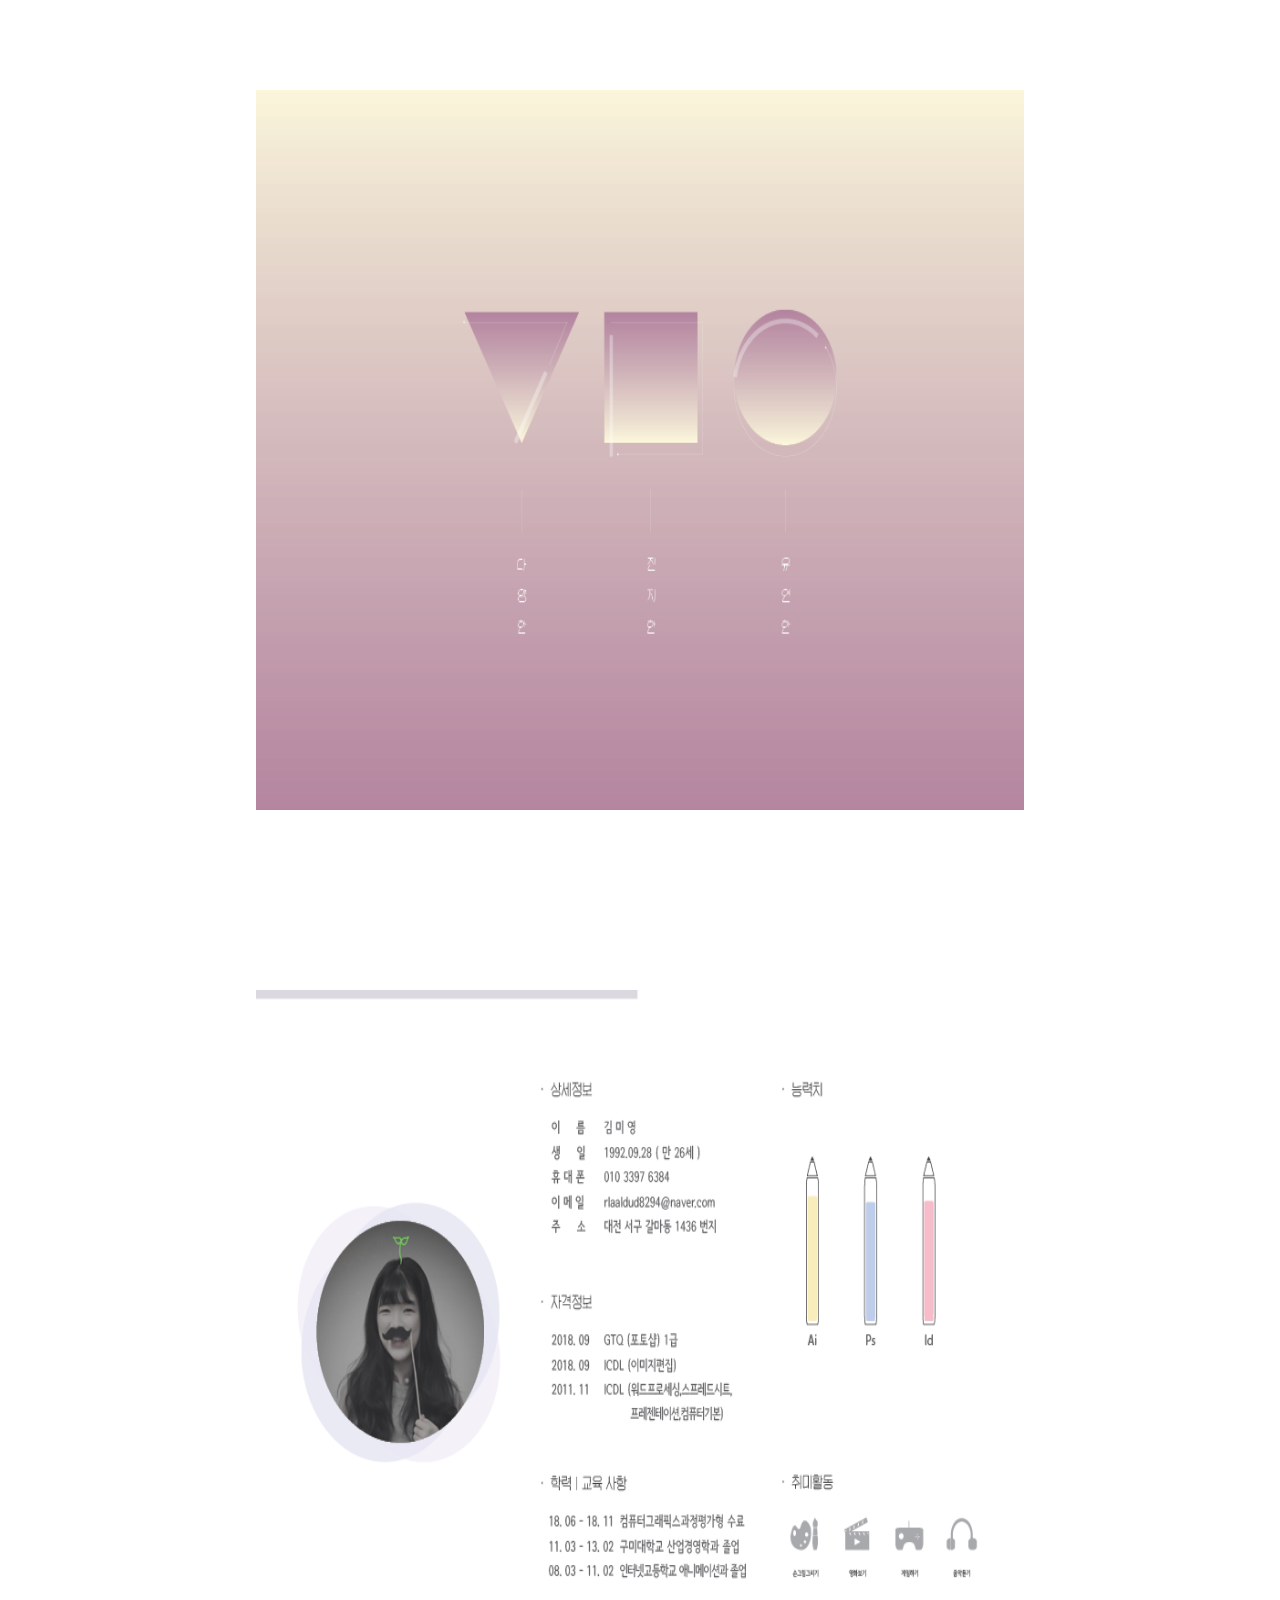
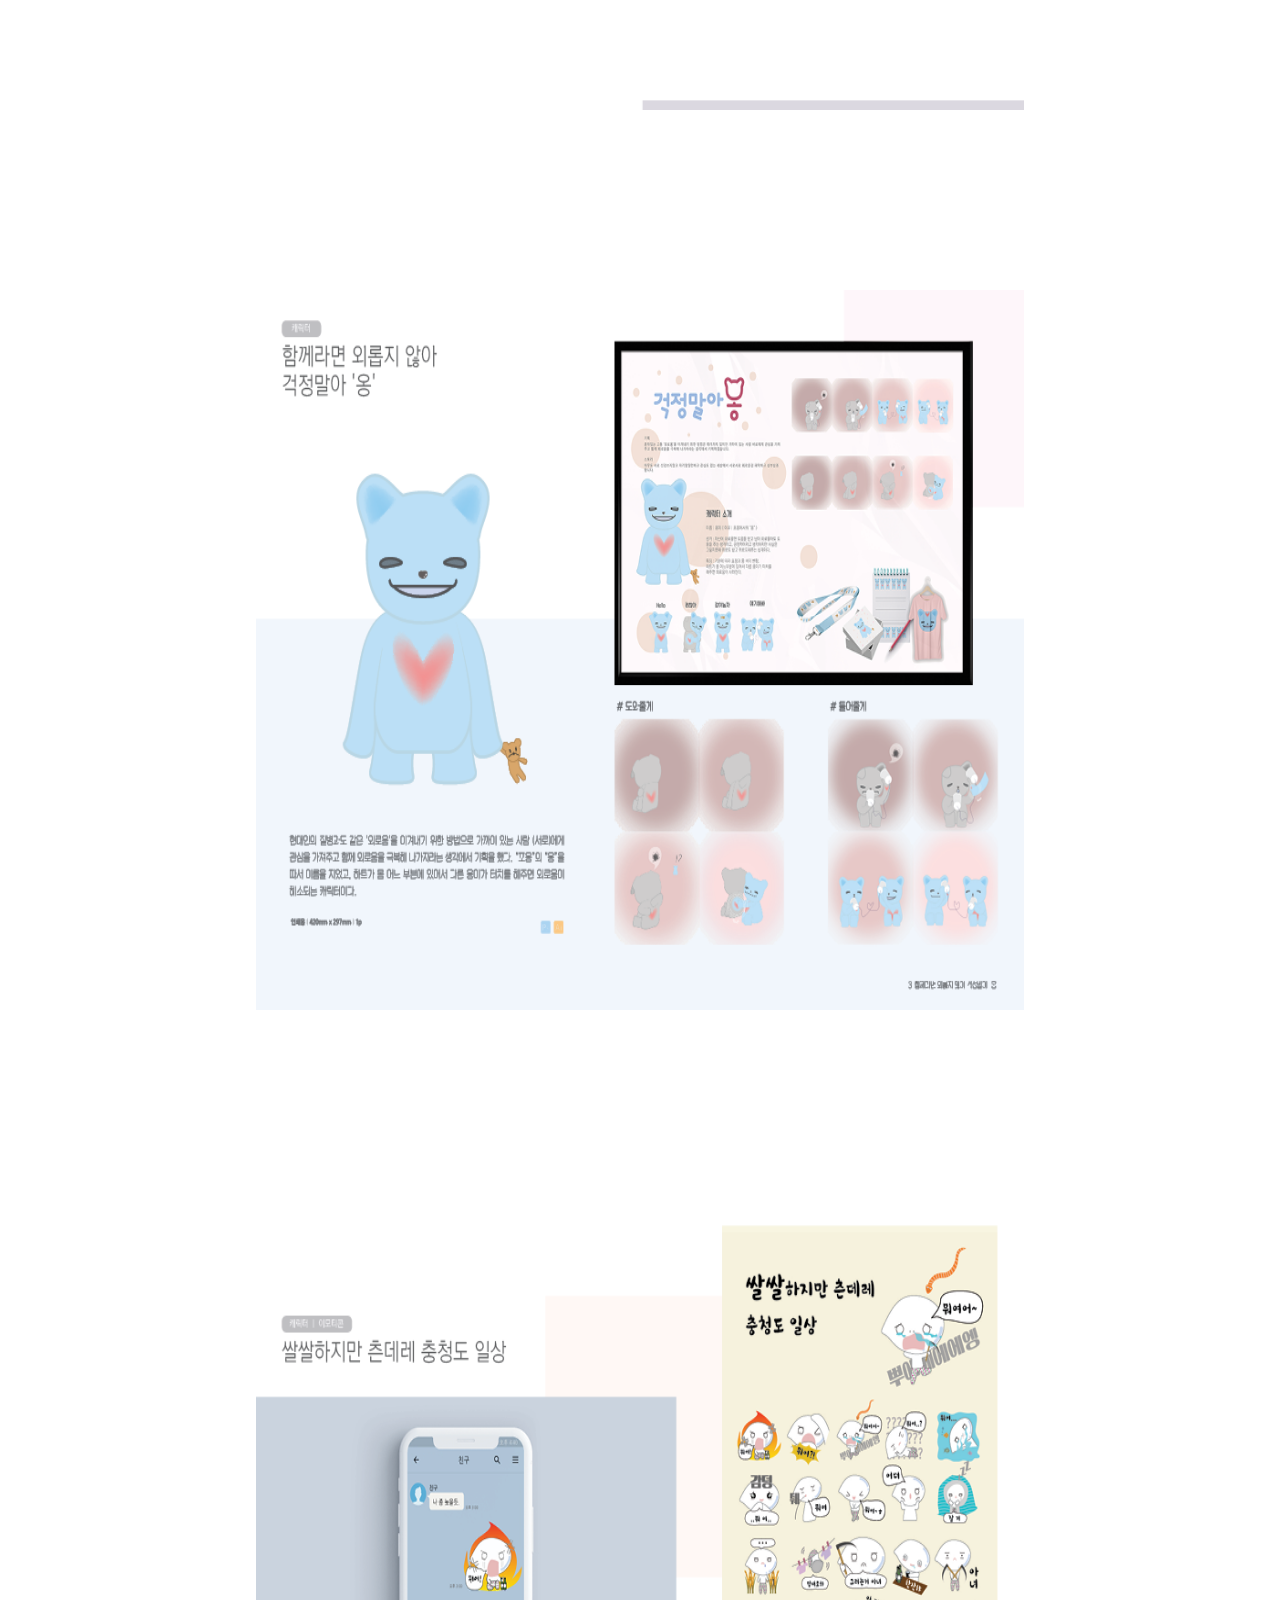
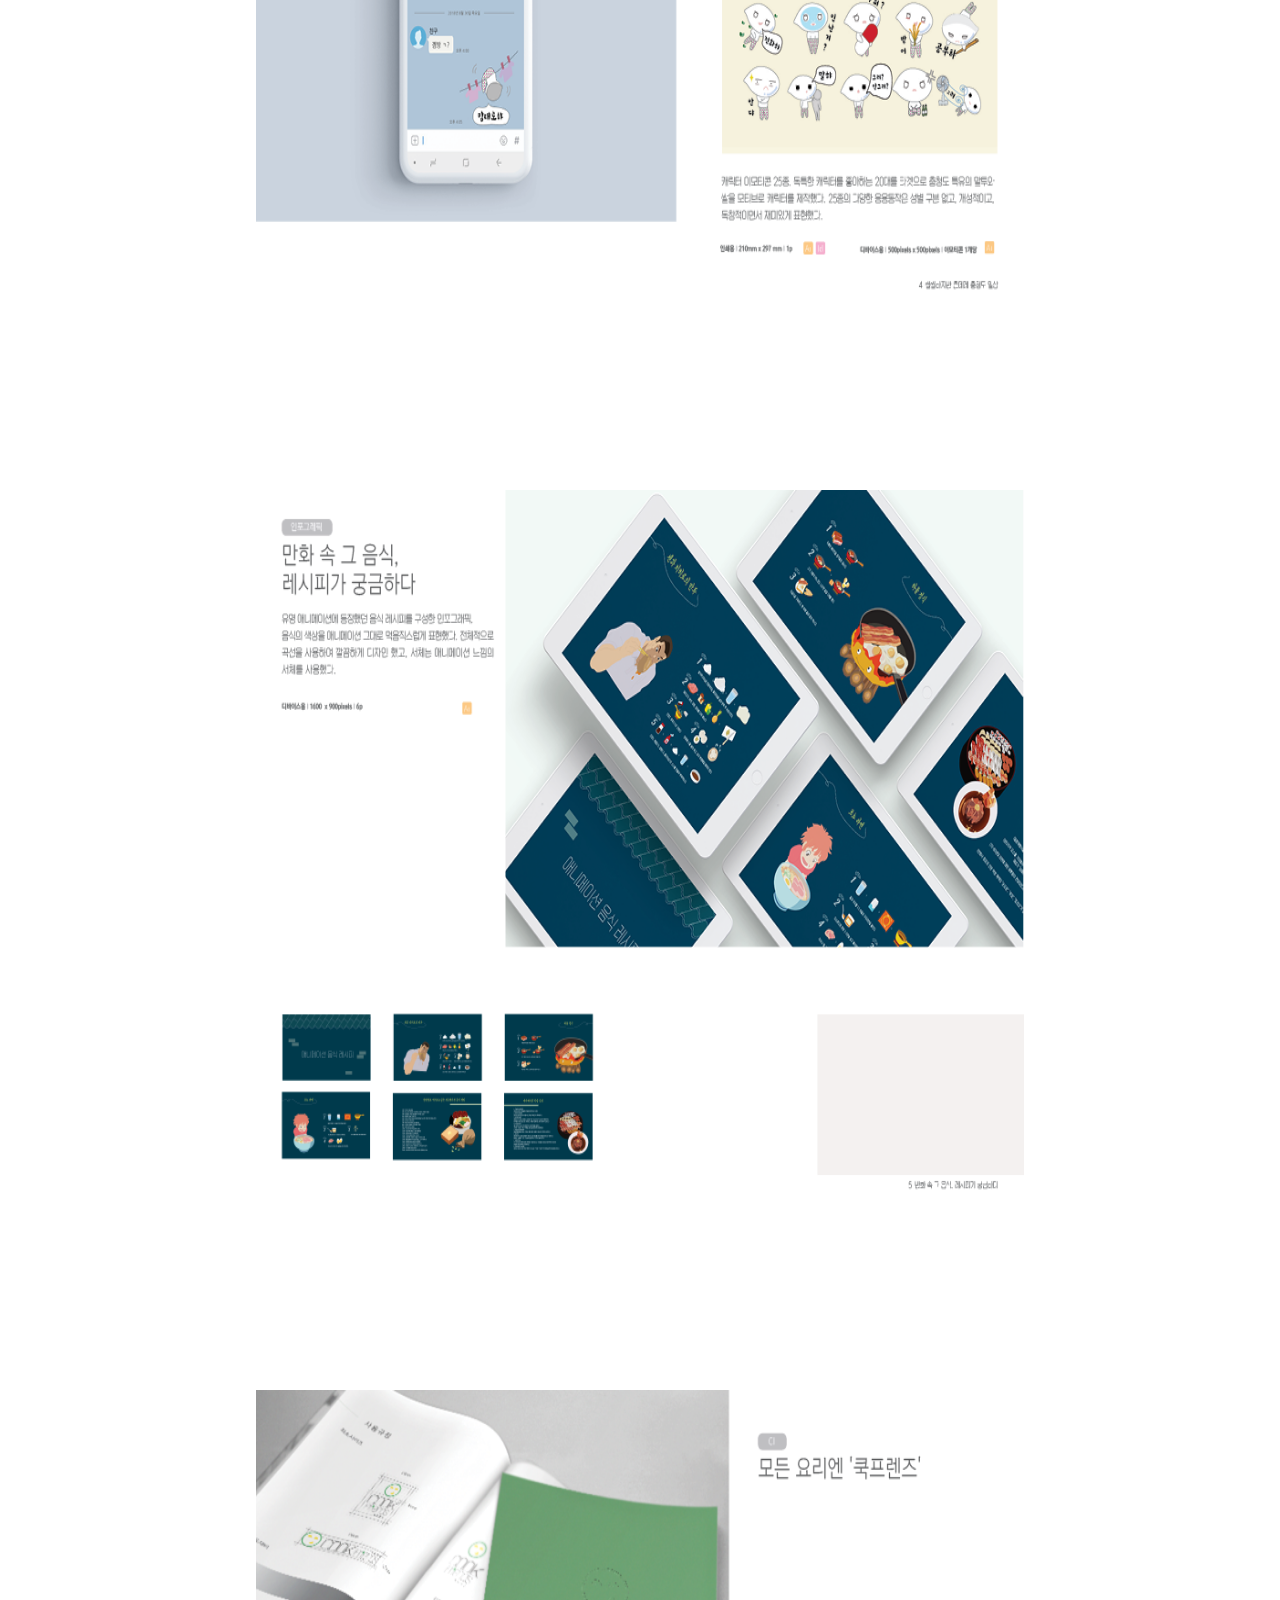
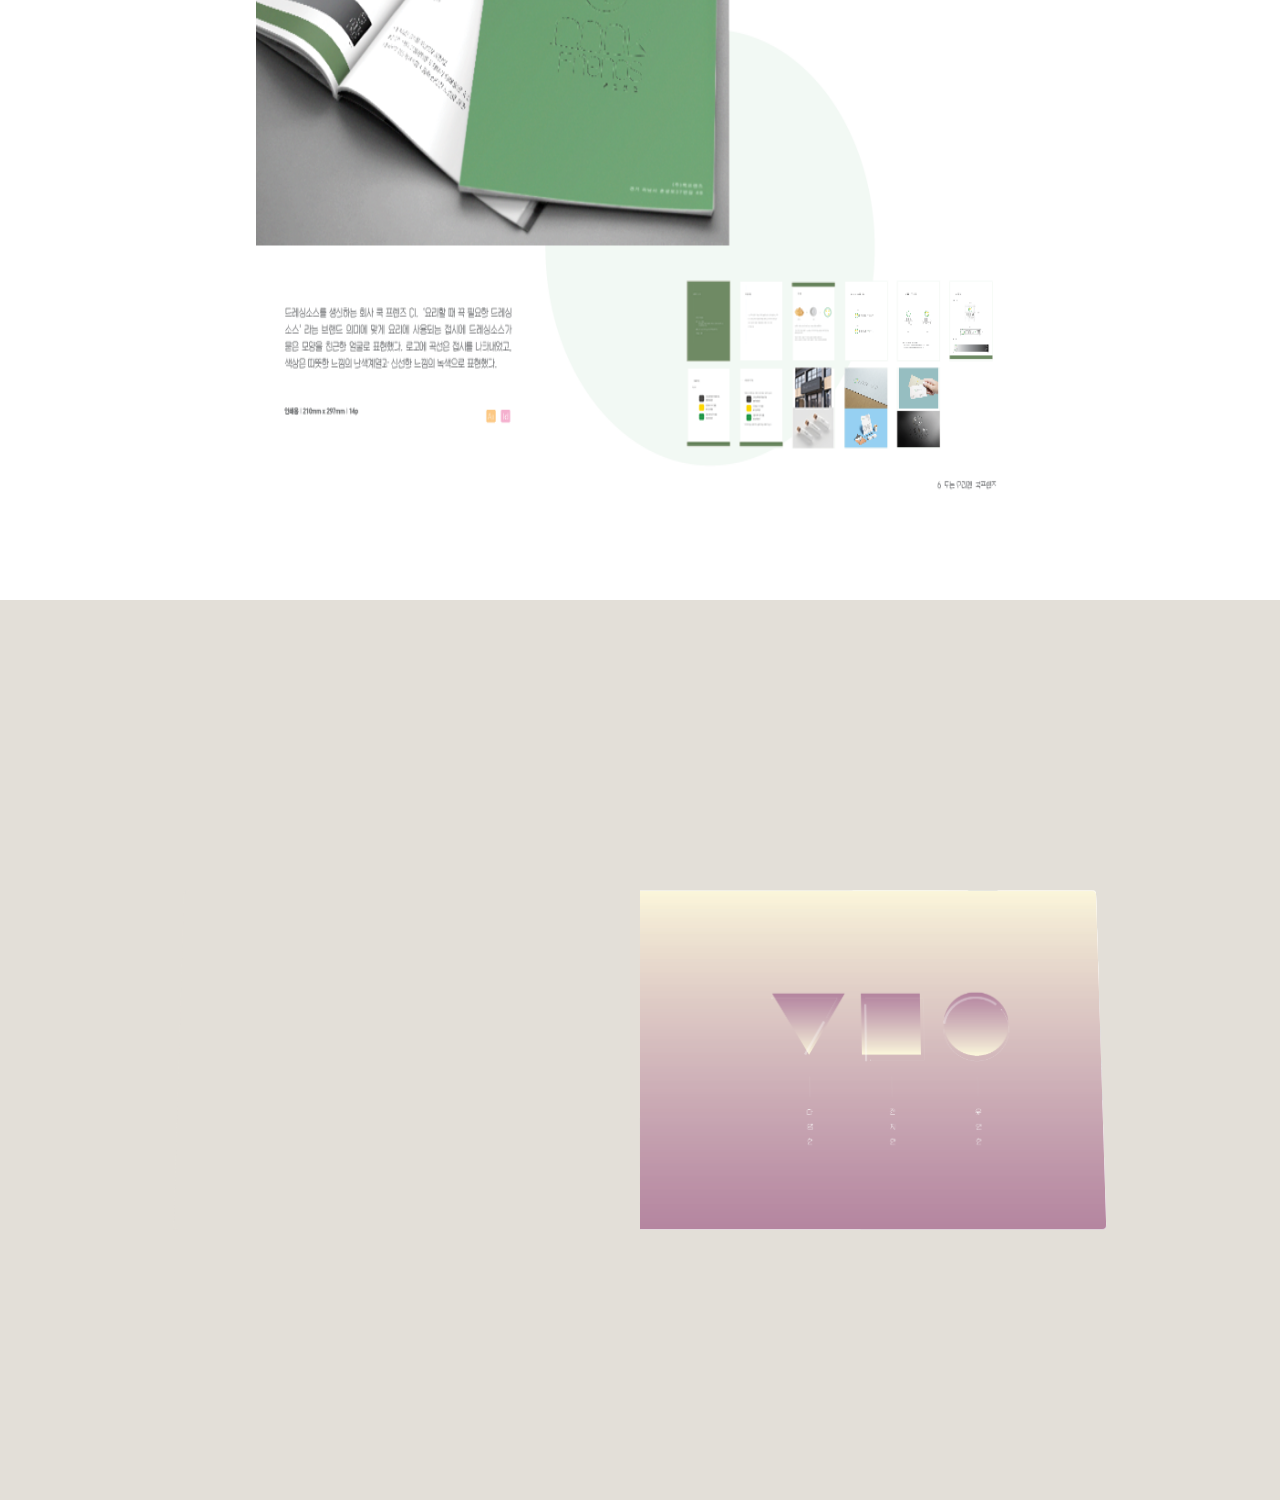
<file: index.html>
<!DOCTYPE html>
<html lang="ko">
<head>
    <meta charset="UTF-8">
    <title>Portfolio Web Book</title>
    <link href="https://fonts.googleapis.com/css?family=Noto+Sans+KR" rel="stylesheet">
    <style>
    * { margin: 0;padding: 0; }
    body, html { width: 100%; height: 100%;}
    ul { list-style: none; }
    a{ text-decoration: none; }
    body { font-family: 'Noto Sans KR', sans-serif; }
    .title{ color:darkgrey; text-indent: 60px; padding-top: 36px; 
        display:none; }
    .page { width: 100%; height: 100%; background-size:cover; 
        background-size: 60% 80%;
        background-repeat: no-repeat; background-position: center center;
        }
        #page1 {background-image: url("./image/intro.png")}
        #page2 {background-image: url("./image/%EA%B9%80%EB%AF%B8%EC%98%812.png")}
        #page3 {background-image: url("./image/%EA%B9%80%EB%AF%B8%EC%98%813.png")}
        #page4 {background-image: url("./image/%EA%B9%80%EB%AF%B8%EC%98%814.png")}
        #page5 {background-image: url("./image/%EA%B9%80%EB%AF%B8%EC%98%815.png")}
        #page6 {background-image: url("./image/%EA%B9%80%EB%AF%B8%EC%98%816.png")}
        
    </style>
    
</head>
<body>
    <div class="page" id="page1">
        <h1 class="title">Intro</h1>
    </div>
    <div class="page" id="page2">
        <h1 class="title">이력서</h1>
    </div>
    <div class="page" id="page3">
        <h1 class="title">캐릭터</h1>
    </div>
    <div class="page" id="page4">
        <h1 class="title">이모티콘</h1>
    </div>
    <div class="page" id="page5">
        <h1 class="title">인포그래픽</h1>
    </div>
    <div class="page" id="page6">
        <h1 class="title">CI/BI</h1>
    </div>
    <div class="page" id="page7">
        <h1 class="title">웹북</h1>
        <iframe src="webbook.html" frameborder="0"
        width="100%" height="100%" allowfullscreen
        scrolling="no"></iframe>
    </div>
    <script src="jquery-latest.js"></script>
    <script src="par.js"></script>
</body>
</html>
</file>
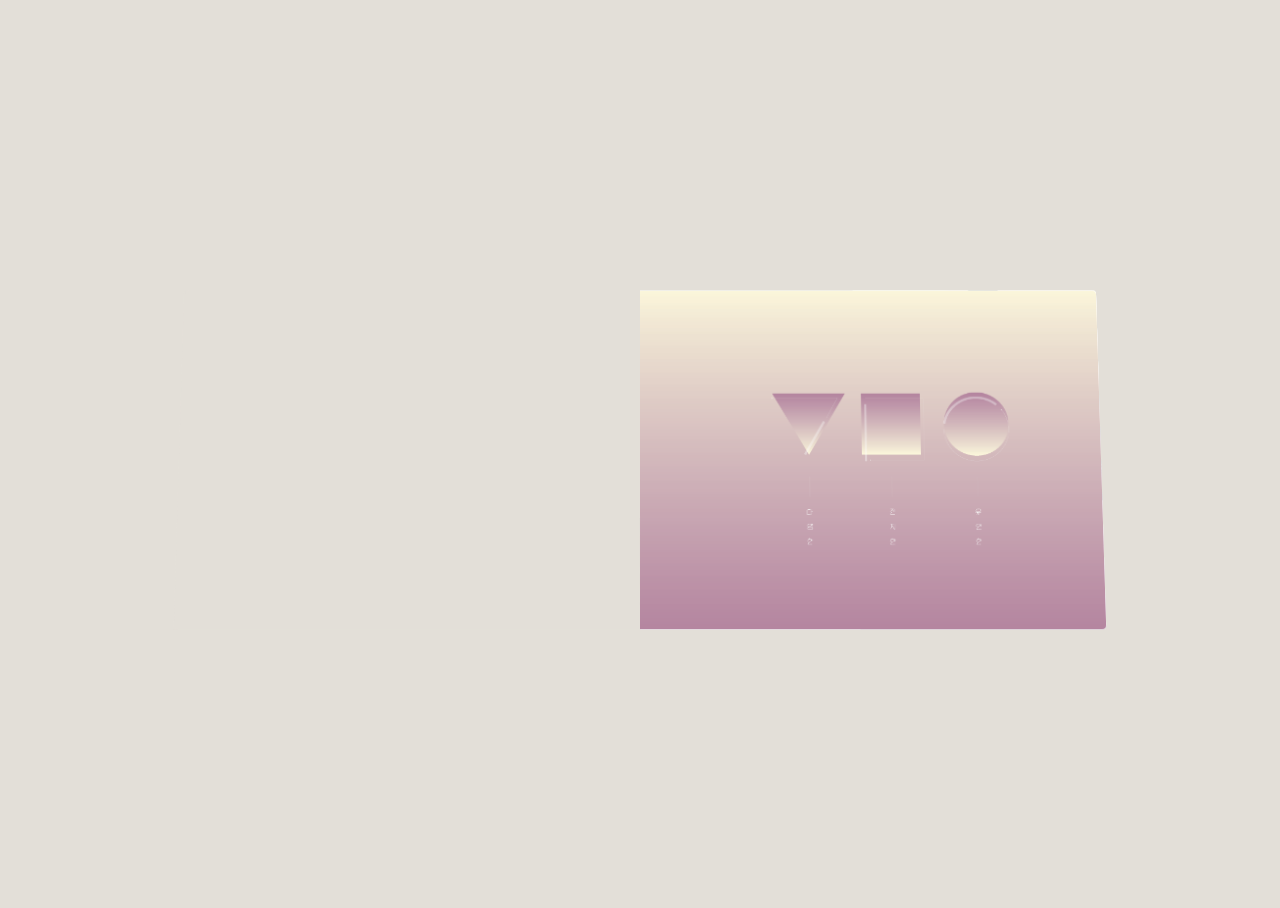
<file: webbook.html>
<!DOCTYPE html>
<html lang="ko">
<head>
    <meta charset="UTF-8">
    <title>Portfolio Web Book</title>
    <link rel="stylesheet" href="style.css"
    <style></style>
</head>
<body>
<div class="book bound">
    <div class="pages">
        <div class="page"></div>
        <div class="page"></div>
        <div class="page"></div>
        <div class="page"></div>
        <div class="page"></div>
        <div class="page"></div>
        <div class="page"></div>
        <div class="page"></div>
        <div class="page"></div>
    </div>
</div>    
<script src="jquery-latest.js"></script>
<script src="main.js"></script>
</body>
</html>
</file>
<file: style.css>
.book {
  transition: opacity 0.4s 0.2s;
}
.page {
  width: 36vw;
  height: 27vw;
  background-color: #fff;
  float: left;
  margin-bottom: 0.5em;
}
.page:first-child {
  float: right;
}
.page:nth-child(even) {
  clear: both;
}
.bound {
  -webkit-perspective: 250vw;
          perspective: 250vw;
}
.bound .pages {
  width: 72vw;
  height: 27vw;
  position: relative;
  -webkit-transform: rotateX(12deg);
          transform: rotateX(12deg);
  -webkit-transform-style: preserve-3d;
          transform-style: preserve-3d;
  -webkit-backface-visibility: hidden;
          backface-visibility: hidden;
  border-radius: 4px;
  box-shadow: 0 0 0 1px #e3dfd8;
}
.bound .page {
  float: none;
  clear: none;
  margin: 0;
  position: absolute;
  top: 0;
  width: 36vw;
  height: 27vw;
  -webkit-transform-origin: 0 0;
          transform-origin: 0 0;
  transition: -webkit-transform 1.4s;
  transition: transform 1.4s;
  transition: transform 1.4s, -webkit-transform 1.4s;
  -webkit-backface-visibility: hidden;
          backface-visibility: hidden;
  -webkit-transform-style: preserve-3d;
          transform-style: preserve-3d;
  cursor: pointer;
  -webkit-user-select: none;
     -moz-user-select: none;
      -ms-user-select: none;
          user-select: none;
}
.bound .page:before {
  content: '';
  position: absolute;
  top: 0;
  bottom: 0;
  left: 0;
  right: 0;
  background: rgba(0, 0, 0, 0);
  transition: background 0.7s;
  z-index: 2;
}
.bound .page:nth-child(odd) {
  pointer-events: all;
  -webkit-transform: rotateY(0deg);
          transform: rotateY(0deg);
  right: 0;
  border-radius: 0 4px 4px 0;
}
.bound .page:nth-child(odd):hover {
  -webkit-transform: rotateY(-10deg);
          transform: rotateY(-10deg);
}
.bound .page:nth-child(odd):hover:before {
  background: rgba(0, 0, 0, 0.03);
}
.bound .page:nth-child(odd):before {
  background: rgba(0, 0, 0, 0);
}
.bound .page:nth-child(even) {
  pointer-events: none;
  -webkit-transform: rotateY(180deg);
          transform: rotateY(180deg);
  -webkit-transform-origin: 100% 0;
          transform-origin: 100% 0;
  left: 0;
  border-radius: 4px 0 0 4px;
}
.bound .page:nth-child(even):before {
  background: rgba(0, 0, 0, 0.2);
}
.bound .page.grabbing {
  transition: none;
}
.bound .page.flipped:nth-child(odd) {
  pointer-events: none;
  -webkit-transform: rotateY(-180deg);
          transform: rotateY(-180deg);
}
.bound .page.flipped:nth-child(odd):before {
  background: rgba(0, 0, 0, 0.2);
}
.bound .page.flipped:nth-child(even) {
  pointer-events: all;
  -webkit-transform: rotateY(0deg);
          transform: rotateY(0deg);
}
.bound .page.flipped:nth-child(even):hover {
  -webkit-transform: rotateY(10deg);
          transform: rotateY(10deg);
}
.bound .page.flipped:nth-child(even):hover:before {
  background: rgba(0, 0, 0, 0.03);
}
.bound .page.flipped:nth-child(even):before {
  background: rgba(0, 0, 0, 0);
}
*,
* :before,
*:after {
  box-sizing: border-box;
}
html,
body {
  background: #e3dfd8;
  -webkit-tap-highlight-color: rgba(0, 0, 0, 0);
}
html {
  height: 100%;
}
body {
  min-height: 100%;
  display: flex;
  justify-content: center;
  align-items: center;
  padding: 2em 0;
  line-height: 1.5em;
}
.page {
  color: transparent;
  background: left top no-repeat;
  background-size: cover;
}
.page:nth-child(3),
.page:nth-child(5),
.page:nth-child(7),
.page:nth-child(9),
.page:nth-child(11),
.page:nth-child(13),
.page:nth-child(15),
.page:nth-child(17),
.page:nth-child(19),
.page:nth-child(21),
.page:nth-child(23),
.page:nth-child(25),
.page:nth-child(27),
.page:nth-child(29),
.page:nth-child(31) {
  background-position: right top;
}
.page:nth-child(1) {
  background-image: url('./image/intro.png');
}
.page:nth-child(2),
.page:nth-child(3) {
  background-image: url(images/%EA%B9%80%EB%AF%B8%EC%98%812.jpg)
}
.page:nth-child(4),
.page:nth-child(5) {
  background-image: url(images/%EA%B9%80%EB%AF%B8%EC%98%813.jpg);
}
.page:nth-child(6),
.page:nth-child(7) {
  background-image: url(images/%EA%B9%80%EB%AF%B8%EC%98%814.jpg);
}
.page:nth-child(8),
.page:nth-child(9) {
  background-image: url(images/%EA%B9%80%EB%AF%B8%EC%98%815.jpg);
}
.page:nth-child(10),
.page:nth-child(11) {
  background-image: url(images/%EA%B9%80%EB%AF%B8%EC%98%816.jpg);
}
.page:nth-child(12),
.page:nth-child(13) {
  background-image: url('./images/bh_spread_00004.jpg');
}
.page:nth-child(14),
.page:nth-child(15) {
  background-image: url('./images/bh_spread_00005.jpg');
}
.page:nth-child(16),
.page:nth-child(17) {
  background-image: url('./images/bh_spread_00006.jpg');
}
.page:nth-child(18),
.page:nth-child(19) {
  background-image: url('./images/bh_spread_00007.jpg');
}
.page:nth-child(20),
.page:nth-child(21) {
  background-image: url('./images/bh_spread_00008.jpg');
}
.page:nth-child(22),
.page:nth-child(23) {
  background-image: url('./images/bh_spread_00009.jpg');
}
.page:nth-child(24),
.page:nth-child(25) {
  background-image: url('./images/bh_spread_00010.jpg');
}
.page:nth-child(26),
.page:nth-child(27) {
  background-image: url('./images/bh_spread_00011.jpg');
}
.page:nth-child(28),
.page:nth-child(29) {
  background-image: url('./images/bh_spread_00012.jpg');
}
.page:nth-child(30),
.page:nth-child(31) {
  background-image: url('./images/bh_end_02.jpg');
}
.page:nth-child(32) {
  background-image: url('./images/bh_cover_b.jpg');
}
</file>
